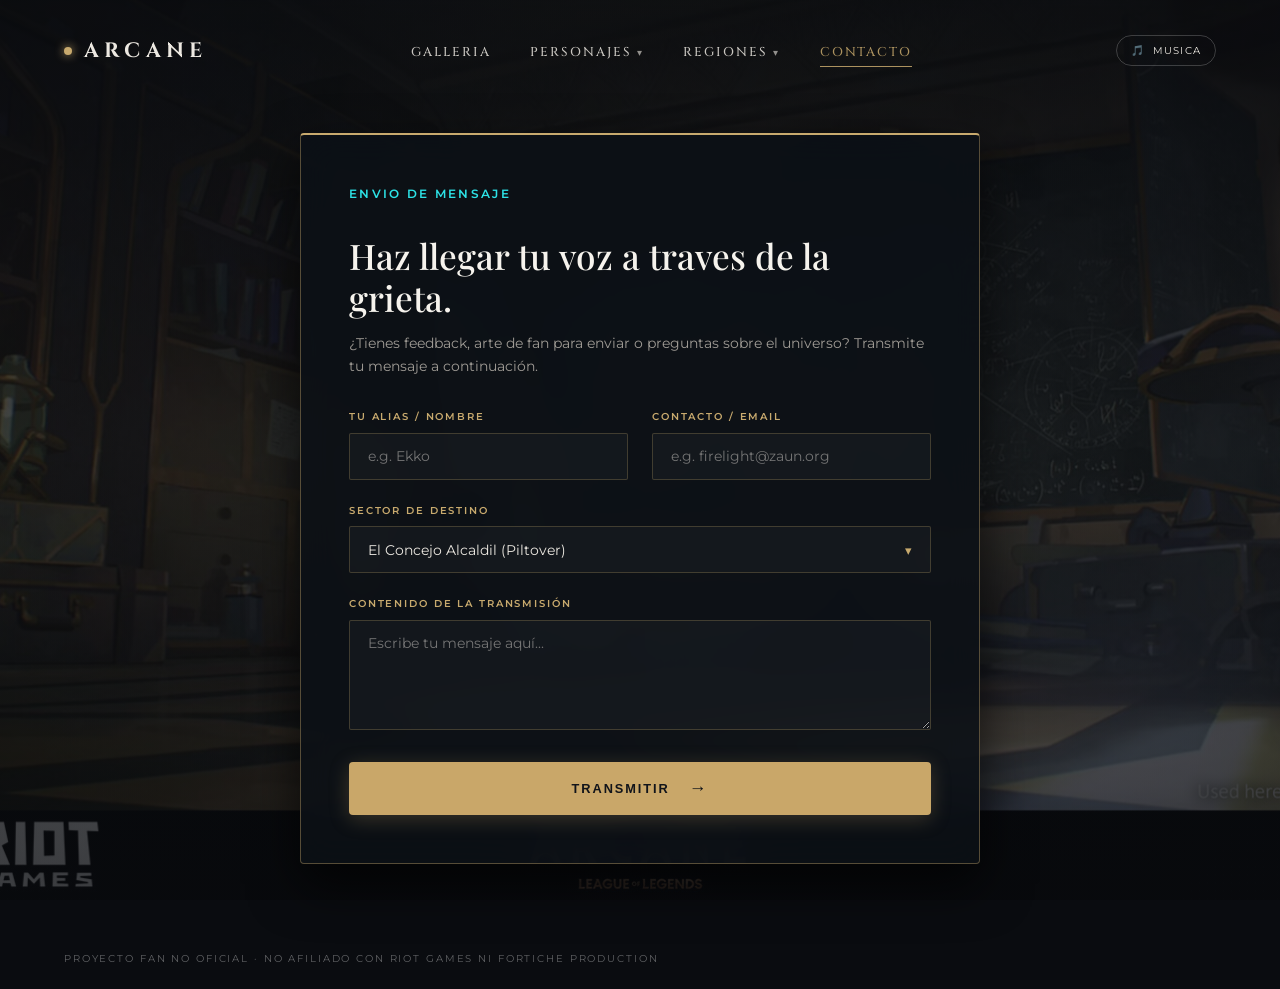
<file: ArcaneProject/contact.html>
<!DOCTYPE html>
<html lang="en">
<head>
    <meta charset="UTF-8">
    <meta name="viewport" content="width=device-width, initial-scale=1.0">
    <title>ARCANE — Transmit Dispatch | Contact</title>
    
    <!-- Google Fonts -->
    <link rel="preconnect" href="https://fonts.googleapis.com">
    <link rel="preconnect" href="https://fonts.gstatic.com" crossorigin>
    <link href="https://fonts.googleapis.com/css2?family=Cinzel:wght@500;700;800&family=Montserrat:wght@300;400;500;600&family=Playfair+Display:ital,wght@0,500;0,700;1,400&display=swap" rel="stylesheet">
    
    <!-- Shared Stylesheet -->
    <link rel="stylesheet" href="css\style.css">
</head>
<body class="contact-page">

    <!-- 1. FLOATING HEADER & NAVIGATION (Identical structure) -->
    <header class="site-header">
        <div class="logo">
            <span class="gold-orb"></span>
            <!-- Home link so clicking the logo returns to index -->
            <a href="index.html" class="logo-link"><h1>ARCANE</h1></a>
        </div>

        <nav class="main-nav" aria-label="Main Navigation">
            <ul>
                <li><a href="gallery.html">GALLERIA</a></li>

                <li class="has-dropdown">
                    <a href="character_index.html">PERSONAJES <span class="arrow">▾</span></a>
                    <ul class="dropdown">
                        <li><a href="character_index.html#jinx">Jinx</a></li>
                        <li><a href="character_index.html#vi">Vi</a></li>
                        <li><a href="character_index.html#caitlyn">Caitlyn</a></li>
                    </ul>
                </li>

                <li class="has-dropdown">
                    <a href="regions_index.html">REGIONES <span class="arrow">▾</span></a>
                    <ul class="dropdown">
                        <li><a href="regions_index.html#piltover">Piltover</a></li>
                        <li><a href="regions_index.html#zaun">Zaun</a></li>
                        <li><a href="regions_index.html#noxus">Noxus</a></li>
                    </ul>
                </li>

                <!-- Current active page -->
                <li><a href="contact.html" class="active-nav">CONTACTO</a></li>
            </ul>
        </nav>

        <!-- Contextual Audio Toggle for Contact Page -->
        <div class="header-actions">
            <button id="music-btn" class="music-toggle-btn" type="button" aria-label="Toggle Audio">
                <span class="music-icon">🎵</span>
                <span class="music-text">MUSICA</span>
            </button>
        </div>
    </header>

    <!-- 2. MAIN CONTACT SECTION -->
    <main class="contact-container">
        <section class="form-card">
            <span class="eyebrow-tag">ENVIO DE MENSAJE</span>
            <h2 class="form-title">Haz llegar tu voz a traves de la grieta.</h2>
            <p class="form-subtitle">¿Tienes feedback, arte de fan para enviar o preguntas sobre el universo? Transmite tu mensaje a continuación.</p>

            <!-- Web3Forms Endpoint Form -->
            <form id="contact-form" action="https://api.web3forms.com/submit" method="POST" novalidate>
                
                <!-- === WEB3FORMS ACCESS KEY PLACEHOLDER === -->
                <!-- Replace 'YOUR_ACCESS_KEY_HERE' with your key from web3forms.com -->
                <input type="hidden" name="access_key" value="6d14ca26-8b56-44ad-8e54-2b90e660a1f3">

                <!-- Optional: Subject line in your received email -->
                <input type="hidden" name="subject" value="New Arcane Fan Transmission Received!">
                <input type="hidden" name="from_name" value="Arcane Fan Hub">

                <!-- Row 1: Sender Name & Email -->
                <div class="form-row">
                    <div class="form-group">
                        <label for="name">TU ALIAS / NOMBRE</label>
                        <input type="text" id="name" name="name" placeholder="e.g. Ekko" required>
                    </div>

                    <div class="form-group">
                        <label for="email">CONTACTO / EMAIL</label>
                        <input type="email" id="email" name="email" placeholder="e.g. firelight@zaun.org" required>
                    </div>
                </div>

                <!-- Row 2: Faction Destination -->
                <div class="form-group">
                    <label for="faction">SECTOR DE DESTINO</label>
                    <div class="select-wrapper">
                        <select id="faction" name="destination_sector">
                            <option value="Piltover Council">El Concejo Alcaldil (Piltover)</option>
                            <option value="Zaun Undercity">Las Lanes & La Última Caída (Zaun)</option>
                            <option value="Firelight Hideout">El Árbol del Santuario (Firelights)</option>
                            <option value="Noxian Embassy">La Compuesta Medarda (Noxus)</option>
                            <option value="General Feedback">Comentarios Generales de Fans</option>
                        </select>
                    </div>
                </div>

                <!-- Row 3: Transmission / Message -->
                <div class="form-group">
                    <label for="message">CONTENIDO DE LA TRANSMISIÓN</label>
                    <textarea id="message" name="message" rows="5" placeholder="Escribe tu mensaje aquí..." required></textarea>
                </div>

                <!-- Submit Button -->
                <button type="submit" id="submit-btn" class="btn-primary form-submit-btn">
                    <span class="btn-text">TRANSMITIR</span>
                    <span class="btn-arrow">&rarr;</span>
                </button>

                <!-- Dynamic Response Status Box (Handled by JS) -->
                <div id="form-status" class="form-status" hidden></div>
            </form>
        </section>
    </main>

    <!-- 3. FOOTER -->
    <footer class="site-footer">
        <p>PROYECTO FAN NO OFICIAL · NO AFILIADO CON RIOT GAMES NI FORTICHE PRODUCTION</p>
    </footer>

    <!-- 4. PAGE-SPECIFIC AUDIO FILE -->
    <!-- Place a moody, atmospheric track here (e.g., Zaun rain or Kiramman estate) -->
    <audio id="bg-audio" loop preload="none">
        <source src="Music\Curtis Harding - Our Love (Arcane League of Legends) INSTRUMENTAL.mp3" type="audio/mpeg">
    </audio>

    <!-- 5. SCRIPTS (Audio + Async Form Handler) -->
    <script>
        // --- Music Controller ---
        const musicBtn = document.getElementById('music-btn');
        const audio = document.getElementById('bg-audio');
        const musicText = musicBtn.querySelector('.music-text');

        musicBtn.addEventListener('click', () => {
            if (audio.paused) {
                audio.play();
                musicText.textContent = "PAUSE SOUND";
                musicBtn.classList.add('playing');
            } else {
                audio.pause();
                musicText.textContent = "PLAY SOUND";
                musicBtn.classList.remove('playing');
            }
        });

        // --- Asynchronous Form Submission (POST) ---
        const form = document.getElementById('contact-form');
        const statusBox = document.getElementById('form-status');
        const submitBtn = document.getElementById('submit-btn');
        const btnText = submitBtn.querySelector('.btn-text');

        form.addEventListener('submit', async (e) => {
            e.preventDefault(); // Prevent standard page reload

            // Basic front-end validation check
            if (!form.checkValidity()) {
                showStatus('Por favor, procurar que todos los campos estén completados correctamente.', 'error');
                return;
            }

            // UI feedback: Transmitting...
            btnText.textContent = "TRANSMITIENDO...";
            submitBtn.disabled = true;
            statusBox.hidden = true;

            const formData = new FormData(form);

            try {
                const response = await fetch(form.action, {
                    method: 'POST',
                    body: formData,
                    headers: { 'Accept': 'application/json' }
                });

                const result = await response.json();

                if (response.status === 200 && result.success) {
                    showStatus('Transmisión confirmada. Tu mensaje ha llegado a través de la grieta.', 'success');
                    form.reset();
                } else {
                    showStatus(result.message || 'Señal perdida en la ciudad subterránea. Por favor, inténtalo de nuevo más tarde.', 'error');
                }
            } catch (err) {
                showStatus('Connection severed. Failed to reach the dispatch relay.', 'error');
            } finally {
                btnText.textContent = "TRANSMITIR MENSAJE";
                submitBtn.disabled = false;
            }
        });

        function showStatus(message, type) {
            statusBox.textContent = message;
            statusBox.className = `form-status status-${type}`;
            statusBox.hidden = false;
        }
    </script>
</body>
</html>
</file>
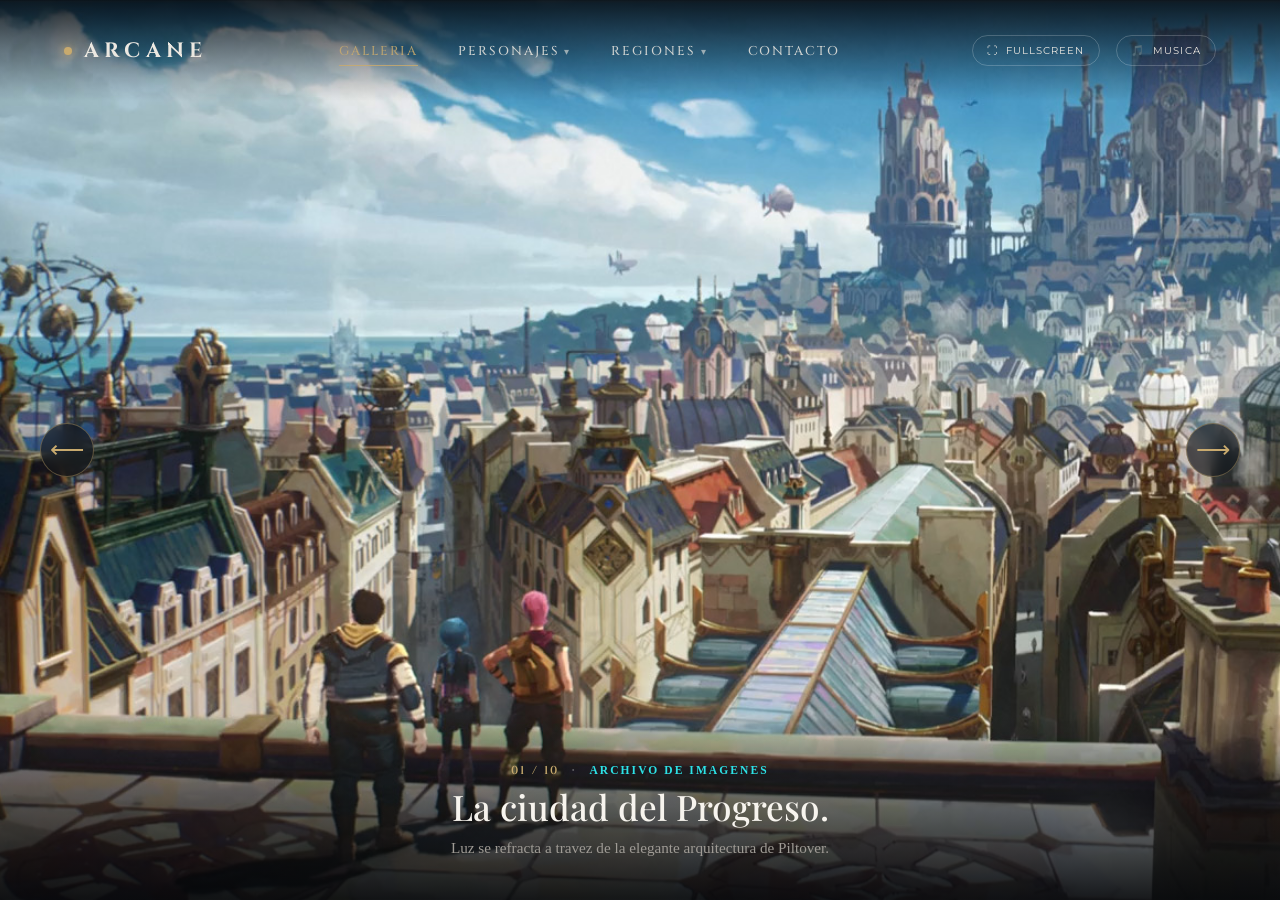
<file: ArcaneProject/gallery.html>
<!DOCTYPE html>
<html lang="en">
<head>
    <meta charset="UTF-8">
    <meta name="viewport" content="width=device-width, initial-scale=1.0">
    <title>ARCANE — Visual Archives | Gallery</title>
    
    <!-- Google Fonts -->
    <link rel="preconnect" href="https://fonts.googleapis.com">
    <link rel="preconnect" href="https://fonts.gstatic.com" crossorigin>
    <link href="https://fonts.googleapis.com/css2?family=Cinzel:wght@500;700;800&family=Montserrat:wght@300;400;500;600&family=Playfair+Display:ital,wght@0,500;0,700;1,400&display=swap" rel="stylesheet">
    
    <!-- Shared Stylesheet -->
    <link rel="stylesheet" href="css/style.css">
</head>
<body class="gallery-page">

    <!-- 1. FULLSCREEN CANVAS BACKDROP (Where the artwork lives) -->
    <div id="gallery-stage" class="gallery-stage">
        <!-- The active artwork is rendered here -->
        <img id="gallery-image" src="" alt="Arcane Cinematic Art" class="active-art">
    </div>

    <!-- 2. HUD: TOP BAR (Fades on inactivity) -->
    <header class="gallery-hud hud-top">
        <div class="logo">
            <span class="gold-orb"></span>
            <a href="index.html" class="logo-link"><h1>ARCANE</h1></a>
        </div>

        <nav class="main-nav" aria-label="Main Navigation">
            <ul>
                <li><a href="gallery.html" class="active-nav">GALLERIA</a></li>

                <li class="has-dropdown">
                    <a href="character_index.html">PERSONAJES <span class="arrow">▾</span></a>
                    <ul class="dropdown">
                        <li><a href="character_index.html#jinx">Jinx</a></li>
                        <li><a href="character_index.html#vi">Vi</a></li>
                        <li><a href="character_index.html#caitlyn">Caitlyn</a></li>
                    </ul>
                </li>

                <li class="has-dropdown">
                    <a href="regions_index.html">REGIONES <span class="arrow">▾</span></a>
                    <ul class="dropdown">
                        <li><a href="regions_index.html#piltover">Piltover</a></li>
                        <li><a href="regions_index.html#zaun">Zaun</a></li>
                        <li><a href="regions_index.html#noxus">Noxus</a></li>
                    </ul>
                </li>

                <li><a href="contact.html">CONTACTO</a></li>
            </ul>
        </nav>

        <div class="gallery-top-actions">
            <!-- Fullscreen API toggle -->
            <button id="fullscreen-btn" class="hud-btn" type="button" title="Toggle Fullscreen (Key: F)">
                <span class="btn-icon">⛶</span>
                <span class="btn-label">FULLSCREEN</span>
            </button>

            <!-- Contextual Gallery Theme Audio -->
            <button id="music-btn" class="music-toggle-btn" type="button" aria-label="Toggle Audio">
                <span class="music-icon">🎵</span>
                <span class="music-text">MUSICA</span>
            </button>
        </div>
    </header>

    <!-- 3. HUD: NAVIGATION ARROWS (Left & Right) -->
    <button id="prev-btn" class="gallery-hud nav-arrow arrow-left" aria-label="Previous artwork">
        <span>&#10229;</span>
    </button>
    <button id="next-btn" class="gallery-hud nav-arrow arrow-right" aria-label="Next artwork">
        <span>&#10230;</span>
    </button>

    <!-- 4. HUD: BOTTOM CAPTION & COUNTER (Fades on inactivity) -->
    <footer class="gallery-hud hud-bottom">
        <div class="caption-container">
            <div class="caption-meta">
                <span id="slide-index" class="slide-index">01 / 10</span>
                <span class="caption-divider">·</span>
                <span class="caption-tag">ARCHIVO DE IMAGENES</span>
            </div>
            <h2 id="slide-title" class="slide-title">Cargando titulo...</h2>
            <p id="slide-desc" class="slide-desc">Cargando descripcion...</p>
        </div>
    </footer>

    <!-- 5. OPTIONAL GALLERY AUDIO -->
    <audio id="bg-audio" loop preload="none">
        <source src="Music\Fantastic (Instrumental) - King Princess.mp3" type="audio/mpeg">
    </audio>

    <!-- 6. GALLERY LOGIC SCRIPT -->
    <script>
        /* ==========================================================================
           GALLERY DATA STORE (10 SLIDES READY FOR YOUR IMAGES & DESCRIPTIONS)
           ========================================================================== */
        const galleryData = [
            {
                image: "Images/Gallery/art-01.jpg",
                title: "La ciudad del Progreso.",
                description: "Luz se refracta a travez de la elegante arquitectura de Piltover."
            },
            {
                image: "Images/Gallery/art-02.jpg",
                title: "Ecos de la Ciudad Subterránea.",
                description: "Niebla neón y vapores químicos cubren los callejones estrechos que rodean La ultima gota en Zaun."
            },
            {
                image: "Images/Gallery/art-03.jpg",
                title: "Dirigibles.",
                description: "Gracias al Hextech, una nueva era de transporte se inicia."
            },
            {
                image: "Images/Gallery/art-04.jpg",
                title: "El terruño de los Kiramman.",
                description: "Caitlynn crecio en la abundacia, nada fuera de su alcance."
            },
            {
                image: "Images/Gallery/art-05.jpg",
                title: "Mural del viento y la grieta.",
                description: "La gente de Zaun venera a Janna desde su fundacion, esta creencia cambio con el tiempo, pero nunca ceso."
            },
            {
                image: "Images/Gallery/art-06.jpg",
                title: "Escondite.",
                description: "Mas de una conversacion crucial ocurrio just en este pequeño rincón."
            },
            {
                image: "Images/Gallery/art-07.jpg",
                title: "Ionia.",
                description: "Poco se sabe de las tierras primogenias, solo que Noxus estuvo allí, y dejo su marca."
            },
            {
                image: "Images/Gallery/art-08.jpg",
                title: "Jardines.",
                description: "Piltover tiene mucho mas verde que Zaun, para ellos nisiquiera es un lujo, sino un estilo de vida."
            },
            {
                image: "Images/Gallery/art-09.jpg",
                title: "La colonia.",
                description: "En el punto mas remoto de Zaun, Viktor crearia una pequeña comunidad."
            },
            {
                image: "Images/Gallery/art-10.jpg",
                title: "La ciudad quebrada",
                description: "Jayce recibe una vision de como se veria su fracazo."
            }
        ];

        let currentIndex = 0;
        const totalSlides = galleryData.length;

        // DOM Element Cache
        const imgElement = document.getElementById('gallery-image');
        const titleElement = document.getElementById('slide-title');
        const descElement = document.getElementById('slide-desc');
        const indexElement = document.getElementById('slide-index');
        const prevBtn = document.getElementById('prev-btn');
        const nextBtn = document.getElementById('next-btn');
        const fullscreenBtn = document.getElementById('fullscreen-btn');

        // Function: Render Current Slide
        function loadSlide(index) {
            const data = galleryData[index];
            
            // Subtle fade transition for the image swap
            imgElement.style.opacity = '0';
            
            setTimeout(() => {
                imgElement.src = data.image;
                titleElement.textContent = data.title;
                descElement.textContent = data.description;
                indexElement.textContent = `${String(index + 1).padStart(2, '0')} / ${String(totalSlides).padStart(2, '0')}`;
                imgElement.style.opacity = '1';
            }, 200);
        }

        function nextSlide() {
            currentIndex = (currentIndex + 1) % totalSlides;
            loadSlide(currentIndex);
        }

        function prevSlide() {
            currentIndex = (currentIndex - 1 + totalSlides) % totalSlides;
            loadSlide(currentIndex);
        }

        prevBtn.addEventListener('click', prevSlide);
        nextBtn.addEventListener('click', nextSlide);

        // Keyboard Controls
        window.addEventListener('keydown', (e) => {
            if (e.key === 'ArrowRight') nextSlide();
            if (e.key === 'ArrowLeft') prevSlide();
            if (e.key.toLowerCase() === 'f') toggleFullscreen();
        });

        // Fullscreen Toggle
        function toggleFullscreen() {
            if (!document.fullscreenElement) {
                document.documentElement.requestFullscreen().catch(() => {});
            } else {
                if (document.exitFullscreen) {
                    document.exitFullscreen();
                }
            }
        }
        fullscreenBtn.addEventListener('click', toggleFullscreen);

        // ==========================================================================
        // AUTO-HIDE HUD LOGIC (Fades elements after 3.5s of inactivity)
        // ==========================================================================
        let hudTimeout;
        const hudElements = document.querySelectorAll('.gallery-hud');

        function showHUD() {
            document.body.classList.remove('hud-hidden');
            clearTimeout(hudTimeout);

            // Hide HUD after 3.5 seconds of repose
            hudTimeout = setTimeout(() => {
                document.body.classList.add('hud-hidden');
            }, 3500);
        }

        // Listen for activity triggers (mouse, touch, key)
        ['mousemove', 'mousedown', 'touchstart', 'keydown'].forEach(evt => {
            window.addEventListener(evt, showHUD, { passive: true });
        });

        // ==========================================================================
        // AUDIO CONTROLLER
        // ==========================================================================
        const musicBtn = document.getElementById('music-btn');
        const audio = document.getElementById('bg-audio');
        const musicText = musicBtn.querySelector('.music-text');

        musicBtn.addEventListener('click', () => {
            if (audio.paused) {
                audio.play();
                musicText.textContent = "PAUSE SOUND";
                musicBtn.classList.add('playing');
            } else {
                audio.pause();
                musicText.textContent = "PLAY SOUND";
                musicBtn.classList.remove('playing');
            }
        });

        // Initialize First Slide & HUD Timer on Load
        loadSlide(currentIndex);
        showHUD();
    </script>
</body>
</html>
</file>
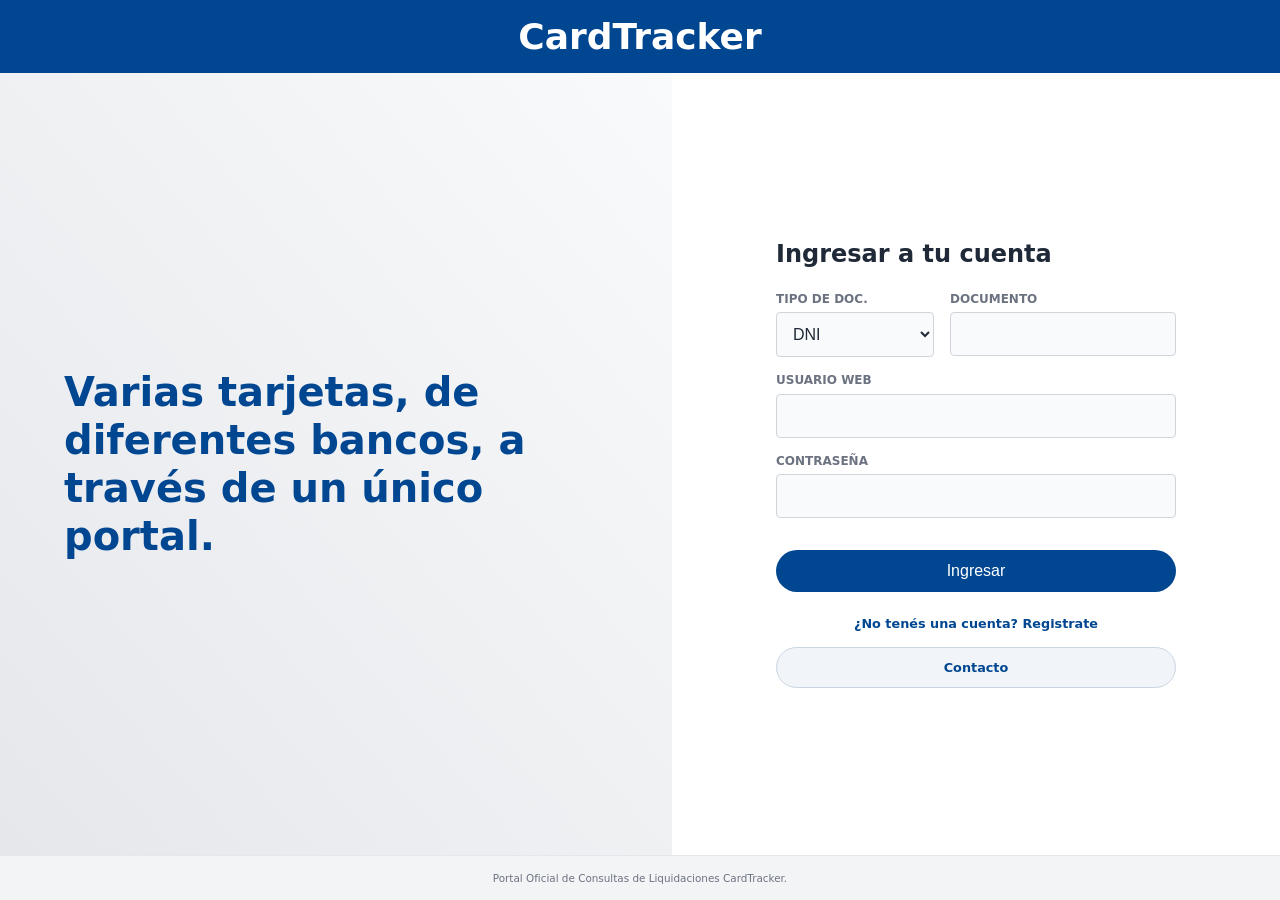
<file: Banco_Project/Ingreso.html>
<!DOCTYPE html>
<html lang="es">
<head>
    <meta charset="UTF-8">
    <meta name="viewport" content="width=device-width, initial-scale=1.0">
    <title>CardTracker - Ingreso</title>
    <!-- Enlazamos nuestro propio archivo CSS -->
    <link rel="stylesheet" href="Banco.css">
</head>
<body>

    <header class="header">
        <h1>CardTracker</h1>
    </header>

    <main class="main-container">
        <!-- Columna Izquierda (Mensaje) -->
        <section class="hero-section">
            <div class="hero-content">
                <h2 class="hero-title">Varias tarjetas, de diferentes bancos, a través de un único portal.</h2>
            </div>
        </section>
        
        <!-- Columna Derecha (Formulario) -->
        <section class="form-section">
            <div class="form-container">
                <h2 class="form-title">Ingresar a tu cuenta</h2>
                
                <form action="ingreso.php" method="POST">
                    <div class="form-row">
                        <div class="input-group">
                            <label for="tipo_doc">Tipo de doc.</label>
                            <select name="tipo_doc" id="tipo_doc">
                                <option value="DNI">DNI</option>
                                <option value="PASAPORTE">Pasaporte</option>
                            </select>
                        </div>
                        <div class="input-group">
                            <label for="documento">Documento</label>
                            <input type="text" name="documento" id="documento" required>
                        </div>
                    </div>

                    <div class="input-group">
                        <label for="usuario">Usuario Web</label>
                        <input type="text" name="usuario" id="usuario" required>
                    </div>

                    <div class="input-group">
                        <label for="password">Contraseña</label>
                        <input type="password" name="password" id="password" required>
                    </div>

                    <button type="submit" name="ingresar" class="btn-submit">
                        Ingresar
                    </button>
                </form>

                <div class="form-footer">
                    <p><a href="registro.html">¿No tenés una cuenta? Registrate</a></p>
                    <a href="contacto.php" class="btn-secondary" style="display:block; box-sizing:border-box; width:100%; text-align:center; text-decoration:none; margin-top:1rem;">Contacto</a>
                </div>
            </div>
        </section>
    </main>

    <footer class="footer">
        Portal Oficial de Consultas de Liquidaciones CardTracker.
    </footer>

</body>
</html>
</file>
<file: ArcaneProject/css/style.css>
/* ==========================================================================
   RESET & GLOBAL VARIABLES
   ========================================================================== */
* {
    margin: 0;
    padding: 0;
    box-sizing: border-box;
}

:root {
    --color-bg-dark: #0a0c10;
    --color-gold: #c8aa6e;
    --color-gold-hover: #e5c385;
    --color-gold-dim: rgba(200, 170, 110, 0.4);
    --color-teal-accent: #2de2e6;
    --color-text-light: #ece8e1;
    --color-text-muted: #9f9b95;
    --font-heading: 'Playfair Display', serif;
    --font-cinzel: 'Cinzel', serif;
    --font-body: 'Montserrat', sans-serif;
}

/* ==========================================================================
    PAGE CONTAINER & PARALLAX BACKGROUND
========================================================================== */

    body.home-page {
        font-family: var(--font-body);
        background-color: var(--color-bg-dark);
        color: var(--color-text-light);
        min-height: 100vh;
        overflow-x: hidden;
        position: relative;
        display: flex;
        flex-direction: column;
    }

    /* Dedicated Parallax Layer */
    .bg-layer {
        position: fixed;
        inset: -30px; /* Bleed outside viewport to allow moving without edges */
        z-index: 0;
        pointer-events: none;
        
        /* Background Image: Lightened gradients for a brighter backdrop */
        background-image: 
            radial-gradient(circle at center, rgba(10, 12, 16, 0.05) 0%, rgba(10, 12, 16, 0.5) 85%),
            linear-gradient(to bottom, rgba(10, 12, 16, 0.45) 0%, rgba(10, 12, 16, 0.05) 45%, rgba(10, 12, 16, 0.6) 100%),
            url('../Images/56wyq6ilm71e1.jpeg');

        background-size: cover;
        background-position: center top;
        background-repeat: no-repeat;
        transform: scale(1.06); /* Initial slight zoom for translation buffer */
        transition: transform 0.15s cubic-bezier(0.25, 1, 0.5, 1); /* Smooth fluid tracking */
        will-change: transform;
    }

    /* Ensure content stays comfortably above the background */
    .site-header,
    .hero,
    
    /* ==========================================================================
   GLOBAL STICKY FOOTER
   ========================================================================== */
    .site-footer {
        position: relative;
        z-index: 2;
        padding: 1.5rem 4rem;
        margin-top: auto;          /* <--- THE MAGIC LINE */
        width: 100%;
    }

    .site-footer p {
        font-size: 0.65rem;
        letter-spacing: 0.18em;
        color: rgba(255, 255, 255, 0.35);
        font-weight: 400;
    }

/* ==========================================================================
   NAVIGATION BAR (FLOATING HEADER)
   ========================================================================== */
    .site-header {
        display: flex;
        justify-content: space-between;
        align-items: center;
        padding: 2.2rem 4rem;
        position: relative;
        z-index: 100;
    }

    /* Logo */
    .logo {
        display: flex;
        align-items: center;
        gap: 0.75rem;
    }

    .gold-orb {
        width: 8px;
        height: 8px;
        background: var(--color-gold);
        border-radius: 50%;
        box-shadow: 0 0 10px var(--color-gold);
    }

    .logo h1 {
        font-family: var(--font-cinzel);
        font-size: 1.3rem;
        letter-spacing: 0.25em;
        color: var(--color-text-light);
        font-weight: 700;
    }

    /* Nav Menu Links */
    .main-nav ul {
        display: flex;
        list-style: none;
        gap: 2.5rem;
        align-items: center;
    }

    .main-nav a {
        text-decoration: none;
        color: var(--color-text-light);
        font-size: 0.8rem;
        font-weight: 500;
        font-family: var(--font-cinzel);
        letter-spacing: 0.15em;
        transition: color 0.3s ease;
        opacity: 0.85;
    }

    .main-nav a:hover {
        color: var(--color-gold);
        opacity: 1;
    }

    .arrow {
        font-size: 0.65rem;
        opacity: 0.7;
    }

    /* Dropdown Sub-menus */
    .has-dropdown {
        position: relative;
    }

    .dropdown {
        position: absolute;
        top: 100%;
        left: 0;
        background: rgba(15, 18, 24, 0.95);
        border: 1px solid var(--color-gold-dim);
        backdrop-filter: blur(10px);
        display: flex;
        flex-direction: column;
        gap: 0 !important;
        padding: 0.5rem 0;
        min-width: 140px;
        box-shadow: 0 10px 25px rgba(0,0,0,0.6);
        opacity: 0;
        pointer-events: none;
        transform: translateY(10px);
        transition: all 0.25s ease;
    }

    .dropdown li a {
        display: block;
        padding: 0.6rem 1.2rem;
        font-size: 0.75rem;
        letter-spacing: 0.1em;
    }

    .dropdown li a:hover {
        background: rgba(200, 170, 110, 0.1);
        color: var(--color-gold);
    }

    /* Show dropdown on hover */
    .has-dropdown:hover .dropdown {
        opacity: 1;
        pointer-events: auto;
        transform: translateY(0);
    }

    /* Header Actions / Badges */
    .header-actions {
        display: flex;
        align-items: center;
        gap: 1.2rem;
    }

    .fan-badge {
        padding: 0.5rem 1rem;
        border-radius: 999px;
        font-size: 0.65rem;
        letter-spacing: 0.15em;
        color: var(--color-gold);
        font-weight: 600;
    }

    .music-toggle-btn {
        background: transparent;
        border: 1px solid rgba(255, 255, 255, 0.2);
        color: var(--color-text-light);
        padding: 0.5rem 0.9rem;
        border-radius: 999px;
        font-size: 0.65rem;
        letter-spacing: 0.1em;
        cursor: pointer;
        display: flex;
        align-items: center;
        gap: 0.5rem;
        transition: all 0.3s ease;
        font-family: var(--font-body);
        transition: opacity 0.3s ease, transform 0.3s ease, border-color 0.3s ease, color 0.3s ease;
    }

    .music-toggle-btn.is-hidden {
    opacity: 0;
    pointer-events: none;       /* Prevents clicks while invisible */
    transform: translateY(-4px); /* Subtle slide out */
    }

    .music-toggle-btn:hover {
        border-color: var(--color-gold);
        color: var(--color-gold);
    }

    .music-toggle-btn.playing {
        border-color: var(--color-teal-accent);
        color: var(--color-teal-accent);
        box-shadow: 0 0 12px rgba(45, 226, 230, 0.3);
    }

/* ==========================================================================
   HERO / MAIN CONTENT
   ========================================================================== */

    .hero {
        flex: 1;
        display: flex;
        flex-direction: row;           /* Side-by-side columns on desktop */
        align-items: center;           /* Vertically centers both columns */
        justify-content: flex-start;
        gap: 4rem;                     /* Clean space between text and the box */
        padding: 0 5rem 4rem 5rem;
        position: relative;
        max-width: 1650px;
        width: 100%;
    }

    .hero-content {
        flex: 0 0 540px;               /* Fixed comfortable column width for headline */
        max-width: 540px;
        animation: heroFadeIn 2.5s cubic-bezier(0.16, 1, 0.3, 1) both;
    }


    @keyframes heroFadeIn {
        0% {
            opacity: 0;
            transform: translateY(24px);
        }
        100% {
            opacity: 1;
            transform: translateY(0);
        }
    }

    .eyebrow-tag {
        display: inline-block;
        color: var(--color-teal-accent);
        font-size: 0.72rem;
        font-weight: 600;
        letter-spacing: 0.2em;
        margin-bottom: 1.5rem;
        text-transform: uppercase;
    }

    .hero-title {
        font-family: var(--font-heading);
        font-size: 4.8rem;
        line-height: 1.05;
        font-weight: 500;
        margin-bottom: 1.8rem;
        color: #f6f3ed;
    }

    .hero-title span {
        font-style: italic;
        font-weight: 400;
    }

    .hero-description {
        font-size: 1.05rem;
        line-height: 1.7;
        color: var(--color-text-muted);
        font-weight: 300;
        margin-bottom: 2.5rem;
        max-width: 480px;
    }

    /* Primary Button (Hextech Gold) */
    .btn-primary {
        display: inline-flex;
        align-items: center;
        gap: 1.2rem;
        background-color: #c9a769;
        color: #11141a;
        text-decoration: none;
        font-weight: 600;
        font-size: 0.8rem;
        letter-spacing: 0.15em;
        padding: 1.1rem 2rem;
        border-radius: 4px;
        transition: all 0.3s ease;
        box-shadow: 0 4px 20px rgba(201, 167, 105, 0.25);
    }

    .btn-primary:hover {
        background-color: #dfbe80;
        transform: translateY(-2px);
        box-shadow: 0 6px 25px rgba(201, 167, 105, 0.4);
    }

    .btn-arrow {
        font-size: 1.1rem;
        line-height: 1;
    }

    .synopsis-box {
        margin-top: 0;
        flex: 0 1 520px;               /* Sits comfortably in the middle-right opening */
        max-width: 520px;
        max-height: 80vh;              /* Prevents overflowing small laptop screens */
        overflow-y: auto;              /* Adds smooth scroll if needed on short viewports */
        background: rgba(12, 16, 22, 0.94);
        border: 1px solid var(--color-gold-dim);
        border-left: 3px solid var(--color-gold);
        backdrop-filter: blur(14px);
        padding: 1.8rem 2rem;
        border-radius: 4px;
        position: relative;
        box-shadow: 0 20px 50px rgba(0, 0, 0, 0.85);
        animation: rightSlideIn 0.4s cubic-bezier(0.16, 1, 0.3, 1) forwards;
    }

    @keyframes rightSlideIn {
        from { 
            opacity: 0; 
            transform: translateX(30px); 
        }
        to { 
            opacity: 1; 
            transform: translateX(0); 
        }
    }

    .synopsis-box::-webkit-scrollbar {
        width: 5px;
    }
    .synopsis-box::-webkit-scrollbar-track {
        background: rgba(0, 0, 0, 0.2);
    }
    .synopsis-box::-webkit-scrollbar-thumb {
        background: var(--color-gold-dim);
        border-radius: 3px;
    }

    @keyframes fadeIn {
        from { opacity: 0; transform: translateY(8px); }
        to { opacity: 1; transform: translateY(0); }
    }

    .synopsis-box .box-tag {
        display: inline-block;
        color: var(--color-teal-accent);
        font-size: 0.65rem;
        letter-spacing: 0.2em;
        font-weight: 600;
        margin-bottom: 0.6rem;
    }

    .synopsis-box h3 {
        font-family: var(--font-cinzel);
        font-size: 1.2rem;
        color: var(--color-text-light);
        margin-bottom: 0.8rem;
        letter-spacing: 0.05em;
    }

    .synopsis-box p {
        font-size: 0.9rem;
        line-height: 1.6;
        color: var(--color-text-muted);
        margin-bottom: 0.8rem;
    }

    .close-btn {
        position: absolute;
        top: 1rem;
        right: 1.2rem;
        background: transparent;
        border: none;
        color: var(--color-text-muted);
        font-size: 1.5rem;
        cursor: pointer;
        line-height: 1;
        transition: color 0.2s ease;
    }

    .close-btn:hover {
        color: var(--color-gold);
    }

    .video-container {
        position: relative;
        width: 100%;
        padding-bottom: 56.25%; /* 16:9 aspect ratio */
        height: 0;
        margin: 1.2rem 0;
        border-radius: 4px;
        overflow: hidden;
        border: 1px solid rgba(200, 170, 110, 0.25);
        background: #000;
    }

    .video-container iframe {
        position: absolute;
        top: 0;
        left: 0;
        width: 100%;
        height: 100%;
        border: 0;
    }

    .stream-info {
        display: flex;
        align-items: center;
        gap: 0.8rem;
        margin-top: 1.2rem;
        padding-top: 1rem;
        border-top: 1px solid rgba(255, 255, 255, 0.08);
        font-size: 0.8rem;
        color: var(--color-text-muted);
    }

    .stream-link {
        color: var(--color-gold);
        text-decoration: none;
        transition: color 0.2s ease;
    }

    .stream-link:hover {
        color: var(--color-gold-hover);
        text-decoration: underline;
    }

    .site-footer {
        padding: 1.5rem 4rem;
        margin-top: auto;
    }

    .site-footer p {
        font-size: 0.65rem;
        letter-spacing: 0.18em;
        color: rgba(255, 255, 255, 0.35);
        font-weight: 400;
    }

    @media (max-width: 900px) {
        .site-footer {
            padding: 1.5rem 2rem;
        }
    }

/* ==========================================================================
   RESPONSIVENESS (PHONES & TABLETS)
   ========================================================================== */
    @media (max-width: 900px) {
        .site-header {
            padding: 1.5rem 2rem;
            flex-wrap: wrap;
            gap: 1rem;
        }

        .main-nav {
            order: 3;
            width: 100%;
            margin-top: 1rem;
            flex-wrap: wrap;
        }

        .main-nav ul {
            justify-content: space-between;
            gap: 1rem;
        }

        .hero {
            flex-direction: column;    /* Falls back to stacked layout on mobile */
            align-items: flex-start;
            padding: 2rem 2rem 5rem 2rem;
            gap: 2rem;
        }

        .hero-content {
            flex: 1 1 auto;
            max-width: 100%;
        }

        .hero-title {
            font-size: 3.2rem;
        }

        .synopsis-box {
            flex: 1 1 auto;
            max-width: 100%;
        }
    }

/* ==========================================================================
   CONTACT PAGE SPECIFIC STYLES
   ========================================================================== */
    .logo-link {
        text-decoration: none;
        color: inherit;
    }

    .active-nav {
        color: var(--color-gold) !important;
        position: relative;
    }

    .active-nav::after {
        content: '';
        position: absolute;
        bottom: -6px;
        left: 0;
        width: 100%;
        height: 1px;
        background-color: var(--color-gold);
    }

    /* Page Background Setup */
    body.contact-page {
        font-family: var(--font-body);
        background-color: var(--color-bg-dark);
        color: var(--color-text-light);
        min-height: 100vh;
        display: flex;
        flex-direction: column;

        /* === CONTACT BACKGROUND IMAGE HERE === 
        Replace 'assets/images/contact-bg.jpg' with your custom backdrop (e.g., a laboratory or workshop) */
        background-image: 
            radial-gradient(circle at center, rgba(10, 12, 16, 0.4) 0%, rgba(10, 12, 16, 0.5) 90%),
            linear-gradient(to bottom, rgba(10, 12, 16, 0.8) 0%, rgba(10, 12, 16, 0.4) 50%, rgba(10, 12, 16, 0.6) 100%),
            url('../Images/florian-pasquier-05.jpg');

        background-size: cover;
        background-position: center;
        background-repeat: no-repeat;
        background-attachment: fixed;
    }

    /* Center Layout */
    .contact-container {
        flex: 1;
        display: flex;
        justify-content: center;
        align-items: center;
        padding: 2rem 2rem 4rem 2rem;
    }

    /* Frosted Glass Form Card */
    .form-card {
        background: rgba(12, 16, 22, 0.88);
        border: 1px solid var(--color-gold-dim);
        border-top: 2px solid var(--color-gold);
        backdrop-filter: blur(16px);
        padding: 3rem;
        border-radius: 4px;
        width: 100%;
        max-width: 680px;
        box-shadow: 0 20px 50px rgba(0, 0, 0, 0.7);
        animation: fadeIn 0.4s ease forwards;
    }

    .form-title {
        font-family: var(--font-heading);
        font-size: 2.2rem;
        color: #f6f3ed;
        font-weight: 500;
        line-height: 1.2;
        margin: 0.6rem 0 0.8rem 0;
    }

    .form-subtitle {
        font-size: 0.9rem;
        color: var(--color-text-muted);
        margin-bottom: 2rem;
        line-height: 1.6;
    }

    /* Form Inputs Layout */
    .form-row {
        display: flex;
        gap: 1.5rem;
    }

    .form-row .form-group {
        flex: 1;
    }

    .form-group {
        margin-bottom: 1.5rem;
        display: flex;
        flex-direction: column;
    }

    .form-group label {
        font-size: 0.65rem;
        letter-spacing: 0.18em;
        font-weight: 600;
        color: var(--color-gold);
        margin-bottom: 0.6rem;
    }

    .form-group input,
    .form-group textarea,
    .form-group select {
        background: rgba(255, 255, 255, 0.03);
        border: 1px solid rgba(200, 170, 110, 0.25);
        border-radius: 2px;
        padding: 0.9rem 1.1rem;
        color: var(--color-text-light);
        font-family: var(--font-body);
        font-size: 0.85rem;
        transition: all 0.3s ease;
        outline: none;
    }

    .form-group input:focus,
    .form-group textarea:focus,
    .form-group select:focus {
        border-color: var(--color-teal-accent);
        background: rgba(255, 255, 255, 0.06);
        box-shadow: 0 0 10px rgba(45, 226, 230, 0.2);
    }

    .form-group textarea {
        resize: vertical;
        min-height: 110px;
    }

    /* Custom Styled Select Element */
    .select-wrapper {
        position: relative;
    }

    .select-wrapper select {
        width: 100%;
        cursor: pointer;
        appearance: none;
        -webkit-appearance: none;
    }

    .select-wrapper select option {
        background-color: #0f131a;
        color: var(--color-text-light);
    }

    .select-wrapper::after {
        content: '▾';
        position: absolute;
        right: 1.2rem;
        top: 50%;
        transform: translateY(-50%);
        color: var(--color-gold);
        pointer-events: none;
        font-size: 0.8rem;
    }

    /* Submit Button & Responsive Adjustments */
    .form-submit-btn {
        width: 100%;
        justify-content: center;
        border: none;
        cursor: pointer;
        margin-top: 0.5rem;
    }

    .form-submit-btn:disabled {
        opacity: 0.6;
        cursor: not-allowed;
        transform: none !important;
    }

    /* Feedback Box (Success / Error) */
    .form-status {
        margin-top: 1.5rem;
        padding: 1rem;
        border-radius: 2px;
        font-size: 0.8rem;
        letter-spacing: 0.05em;
        line-height: 1.5;
        text-align: center;
        animation: fadeIn 0.3s ease;
    }

    .status-success {
        background: rgba(45, 226, 230, 0.1);
        border: 1px solid var(--color-teal-accent);
        color: var(--color-teal-accent);
    }

    .status-error {
        background: rgba(230, 57, 70, 0.1);
        border: 1px solid #e63946;
        color: #ff6b6b;
    }

    /* Responsive breakpoint for stacked inputs */
    @media (max-width: 600px) {
        .form-row {
            flex-direction: column;
            gap: 0;
        }
        .form-card {
            padding: 2rem 1.5rem;
        }
        .form-title {
            font-size: 1.8rem;
        }
    }

/* ==========================================================================
   FULLSCREEN GALLERY STYLES
   ========================================================================== */
    body.gallery-page {
        background-color: #05070a;
        color: var(--color-text-light);
        height: 100vh;
        width: 100vw;
        overflow: hidden;
        position: relative;
        user-select: none;
        cursor: default;
    }

    /* 1. Fullscreen Canvas & Image */
    .gallery-stage {
        position: absolute;
        inset: 0;
        width: 100vw;
        height: 100vh;
        display: flex;
        align-items: center;
        justify-content: center;
        background-color: #000;
        z-index: 1;
    }

    .gallery-stage .active-art {
        width: 100%;
        height: 100%;
        object-fit: cover; /* Fills screen completely; use 'contain' if you prefer letterboxing */
        object-position: center;
        transition: opacity 0.4s ease;
    }

    /* 2. HUD Common Behavior (Smooth Opacity & Pointer Events) */
    .gallery-hud {
        position: absolute;
        z-index: 10;
        transition: opacity 0.6s cubic-bezier(0.16, 1, 0.3, 1), transform 0.6s ease;
        opacity: 1;
        pointer-events: auto;
    }

    /* The Inactive Repose State */
    body.hud-hidden .gallery-hud {
        opacity: 0 !important;
        pointer-events: none !important;
    }

    body.hud-hidden {
        cursor: none; /* Hides cursor completely during stillness */
    }

    /* 3. Top HUD (Header & Nav) */
    .hud-top {
        top: 0;
        left: 0;
        right: 0;
        display: flex;
        justify-content: space-between;
        align-items: center;
        padding: 2.2rem 4rem;
        background: linear-gradient(to bottom, rgba(5, 7, 10, 0.85) 0%, rgba(5, 7, 10, 0) 100%);
    }

    .gallery-top-actions {
        display: flex;
        align-items: center;
        gap: 1rem;
    }

    .hud-btn {
        background: transparent;
        border: 1px solid rgba(255, 255, 255, 0.2);
        color: var(--color-text-light);
        padding: 0.5rem 0.9rem;
        border-radius: 999px;
        font-size: 0.65rem;
        letter-spacing: 0.1em;
        cursor: pointer;
        display: flex;
        align-items: center;
        gap: 0.5rem;
        font-family: var(--font-body);
        transition: all 0.3s ease;
    }

    .hud-btn:hover {
        border-color: var(--color-gold);
        color: var(--color-gold);
    }

    /* 4. Left & Right Navigation Arrows */
    .nav-arrow {
        top: 50%;
        transform: translateY(-50%);
        background: rgba(10, 14, 20, 0.6);
        border: 1px solid var(--color-gold-dim);
        color: var(--color-gold);
        width: 54px;
        height: 54px;
        border-radius: 50%;
        display: flex;
        align-items: center;
        justify-content: center;
        font-size: 1.5rem;
        cursor: pointer;
        backdrop-filter: blur(8px);
        transition: all 0.3s ease;
    }

    .nav-arrow:hover {
        background: rgba(200, 170, 110, 0.2);
        border-color: var(--color-gold);
        transform: translateY(-50%) scale(1.08);
        box-shadow: 0 0 15px rgba(200, 170, 110, 0.3);
    }

    .arrow-left { left: 2.5rem; }
    .arrow-right { right: 2.5rem; }

    /* 5. Bottom HUD (Captions & Counter) */

    .hud-bottom {
        bottom: 0;
        left: 0;
        right: 0;
        padding: 3rem 2rem 2.5rem 2rem;
        background: linear-gradient(to top, rgba(5, 7, 10, 0.92) 0%, rgba(5, 7, 10, 0.45) 70%, transparent 100%);
        
        /* Flexbox centers the whole caption box horizontally */
        display: flex;
        justify-content: center;
        align-items: center;
    }

    .caption-container {
        max-width: 800px;
        width: 100%;
        text-align: center; /* Centers the title and description text */
    }

    .caption-meta {
        display: flex;
        align-items: center;
        justify-content: center; /* Centers the '01 / 10 · ARCHIVAL STILL' tags */
        gap: 0.8rem;
        margin-bottom: 0.6rem;
        font-size: 0.72rem;
        letter-spacing: 0.18em;
        font-weight: 600;
    }

    .slide-index {
        color: var(--color-gold);
        font-family: var(--font-cinzel);
    }

    .caption-divider {
        color: rgba(255, 255, 255, 0.3);
    }

    .caption-tag {
        color: var(--color-teal-accent);
    }

    .slide-title {
        font-family: var(--font-heading);
        font-size: 2.2rem;
        font-weight: 500;
        color: #f7f4ee;
        margin-bottom: 0.5rem;
        line-height: 1.15;
    }

    .slide-desc {
        font-size: 0.95rem;
        line-height: 1.6;
        color: var(--color-text-muted);
        font-weight: 300;
    }

    /* 6. Responsive Adjustments for Mobile & Tablets */
    @media (max-width: 900px) {

        .hud-top {
            padding: 1.5rem;
            flex-wrap: wrap;
            row-gap: 1rem;
        }

        .hud-top .main-nav {
            order: 3;
            flex: 1 0 100%;
            width: 100%;
            margin-top: 0;
        }

        .hud-top .main-nav ul {
            justify-content: center;
            flex-wrap: wrap;
            row-gap: 0.75rem;
        }
        
        .hud-bottom {
            padding: 2rem 1.5rem;
        }

        .slide-title {
            font-size: 1.5rem;
        }

        .slide-desc {
            font-size: 0.85rem;
        }

        .nav-arrow {
            width: 44px;
            height: 44px;
            font-size: 1.2rem;
        }

        .arrow-left { left: 1rem; }
        .arrow-right { right: 1rem; }
    }

/* ==========================================================================
   CHARACTERS PAGE STYLES
   ========================================================================== */
    body.characters-page {

        background-image: 
            /* Vignette gradients: darkened edges ensure crisp text reading */
            radial-gradient(circle at center, rgba(10, 12, 16, 0.2) 0%, rgba(10, 12, 16, 0.5) 90%),
            linear-gradient(to bottom, rgba(10, 12, 16, 0.7) 0%, rgba(10, 12, 16, 0.2) 40%, rgba(10, 12, 16, 0.6) 100%),
            url('../Images/florian-pasquier-01.jpg');

        background-size: cover;
        background-position: center top;
        background-repeat: no-repeat;
        background-attachment: fixed;
        display: flex;
        flex-direction: column;
        min-height: 100vh;
    }


    .characters-main {
        flex: 1;
        display: flex;
        flex-direction: column;
        justify-content: center;
        padding: 1.5rem 4rem 4rem 4rem;
        max-width: 1400px;
        margin: 0 auto;
        width: 100%;
    }

    /* 1. ROSTER (3-PANEL) VIEW */
    .roster-header {
        text-align: center;
        margin-bottom: 3rem;
    }

    .roster-title {
        font-family: var(--font-heading);
        font-size: 2.8rem;
        color: #f7f4ee;
        font-weight: 500;
        margin-top: 0.5rem;
    }

    .cards-grid {
        display: grid;
        grid-template-columns: repeat(3, 1fr);
        gap: 2rem;
    }

    /* Individual Character Panel Cards */
    .character-card {
        position: relative;
        height: 480px;
        border-radius: 4px;
        overflow: hidden;
        text-decoration: none;
        border: 1px solid rgba(200, 170, 110, 0.2);
        display: flex;
        flex-direction: column;
        justify-content: flex-end;
        padding: 2.5rem 2rem;
        transition: all 0.4s cubic-bezier(0.16, 1, 0.3, 1);
        background: #0d1117;
    }

    .card-img-wrap {
        position: absolute;
        inset: 0;
        z-index: 1;
    }

    .card-thumb {
        width: 100%;
        height: 100%;
        object-fit: cover;
        object-position: center top;
        transition: transform 0.6s ease;
    }

    .card-bg-overlay {
        position: absolute;
        inset: 0;
        z-index: 2;
        background: linear-gradient(to top, rgba(10, 12, 16, 0.95) 0%, rgba(10, 12, 16, 0.3) 60%, transparent 100%);
        transition: background 0.4s ease;
    }

    .card-info {
        position: relative;
        z-index: 3;
        transform: translateY(10px);
        transition: transform 0.4s ease;
    }

    .card-role {
        font-size: 0.68rem;
        letter-spacing: 0.2em;
        font-weight: 600;
        display: block;
        margin-bottom: 0.4rem;
    }

    .card-info h3 {
        font-family: var(--font-cinzel);
        font-size: 2.2rem;
        color: #ffffff;
        letter-spacing: 0.08em;
        margin-bottom: 0.4rem;
    }

    .card-info p {
        font-size: 0.85rem;
        color: var(--color-text-muted);
    }

    /* Card Hover Animations */
    .character-card:hover {
        transform: translateY(-8px);
        border-color: var(--color-gold);
        box-shadow: 0 15px 35px rgba(0, 0, 0, 0.6);
    }

    .character-card:hover .card-thumb {
        transform: scale(1.06);
    }

    .character-card:hover .card-info {
        transform: translateY(0);
    }

    /* Theme accent colors */
    .zaun-accent { color: #ff007f; text-shadow: 0 0 10px rgba(255, 0, 127, 0.4); }
    .hextech-accent { color: #e63946; }
    .piltover-accent { color: var(--color-teal-accent); }

    /* 2. EXPANDED DOSSIER VIEW */
    .dossier-view {
        animation: fadeIn 0.4s ease forwards;
    }

    .dossier-nav-bar {
        display: flex;
        justify-content: space-between;
        align-items: center;
        margin-bottom: 1.5rem;
    }

    .back-btn {
        text-decoration: none;
        color: var(--color-gold);
        font-size: 0.75rem;
        letter-spacing: 0.15em;
        font-weight: 600;
        transition: color 0.2s ease;
    }

    .back-btn:hover {
        color: var(--color-gold-hover);
        text-decoration: underline;
    }

    .dossier-quick-tabs {
        display: flex;
        gap: 1rem;
    }

    .dossier-quick-tabs a {
        text-decoration: none;
        font-size: 0.72rem;
        letter-spacing: 0.15em;
        padding: 0.4rem 1rem;
        border: 1px solid rgba(255, 255, 255, 0.15);
        border-radius: 999px;
        color: var(--color-text-muted);
        transition: all 0.3s ease;
    }

    .dossier-quick-tabs a:hover,
    .dossier-quick-tabs a.active-tab {
        border-color: var(--color-gold);
        color: var(--color-gold);
        background: rgba(200, 170, 110, 0.1);
    }

    /* Dossier Card Layout */
    .dossier-card {
        display: flex;
        background: rgba(13, 17, 23, 0.9);
        border: 1px solid var(--color-gold-dim);
        backdrop-filter: blur(14px);
        border-radius: 4px;
        overflow: hidden;
        min-height: 520px;
        box-shadow: 0 25px 60px rgba(0, 0, 0, 0.8);
    }

    .dossier-media {
        flex: 1;
        max-width: 480px;
        background: #080a0e;
        position: relative;
    }

    .dossier-media img {
        width: 100%;
        height: 100%;
        object-fit: cover;
        object-position: center top;
    }

    .dossier-details {
        flex: 1.3;
        padding: 3.5rem;
        display: flex;
        flex-direction: column;
        justify-content: center;
    }

    .dossier-title {
        font-family: var(--font-heading);
        font-size: 3.5rem;
        color: #fff;
        line-height: 1;
        margin: 0.5rem 0 0.3rem 0;
    }

    .dossier-alias {
        font-size: 1rem;
        color: var(--color-gold);
        font-family: var(--font-cinzel);
        letter-spacing: 0.05em;
    }

    .dossier-divider {
        height: 1px;
        background: rgba(200, 170, 110, 0.2);
        margin: 1.8rem 0;
    }

    .dossier-body p {
        font-size: 1.05rem;
        line-height: 1.7;
        color: var(--color-gold);
        font-family: var(--font-body);
        margin-bottom: 2.5rem;
        font-weight: 300;
    }

    .dossier-traits {
        display: flex;
        gap: 3rem;
        font-size: 1.05rem;
        margin-top: 1.5rem;
        padding-top: 1.5rem;
        border-top: 1px solid rgba(255, 255, 255, 0.06);
    }

    .trait-label {
        display: block;
        font-size: 1.05rem;
        letter-spacing: 0.2rem;
        color: var(--color-text-muted);
        margin-bottom: 0.3rem;
    }

    .trait-val {
        font-size: 0.85rem;
        color: var(--color-text-light);
        font-weight: 500;
    }

    /* 3. Responsive Adjustments */
    @media (max-width: 950px) {
        .cards-grid {
            grid-template-columns: 1fr;
            gap: 1.5rem;
        }

        .character-card {
            height: 320px;
        }

        .dossier-card {
            flex-direction: column;
        }

        .dossier-media {
            max-width: 100%;
            height: 380px;
        }

        .dossier-details {
            padding: 2rem;
        }

        .dossier-title {
            font-size: 2.5rem;
        }
    }

/* ==========================================================================
   REGIONS PAGE STYLES
   ========================================================================== */
body.regions-page {
    background-color: var(--color-bg-dark);
    color: var(--color-text-light);
    min-height: 100vh;
    display: flex;
    flex-direction: column;
    /* Deep cartographic background texture */
    background-image: 
        /* Vignette gradients: darkened edges ensure crisp text reading */
        radial-gradient(circle at center, rgba(10, 12, 16, 0.2) 0%, rgba(10, 12, 16, 0.85) 90%),
        linear-gradient(to bottom, rgba(10, 12, 16, 0.7) 0%, rgba(10, 12, 16, 0.2) 40%, rgba(10, 12, 16, 0.9) 100%),
        url('../Images/16-46.jpg');

    background-size: cover;
    background-position: center top;
    background-repeat: no-repeat;
    background-attachment: fixed;
    display: flex;
    flex-direction: column;
}

.regions-main {
    flex: 1;
    display: flex;
    flex-direction: column;
    justify-content: center;
    padding: 1.5rem 4rem 4rem 4rem;
    max-width: 1400px;
    margin: 0 auto;
    width: 100%;
}

/* Noxus Crimson Accent */
.noxus-accent { 
    color: #e63946; 
    text-shadow: 0 0 10px rgba(230, 57, 70, 0.4); 
}
</file>
<file: Banco_Project/Banco.css>
/* =========================================
   VARIABLES GLOBALES (Paleta de colores)
   ========================================= */
:root {
    --primary-color: #004691;
    --primary-hover: #003366;
    --bg-light: #f3f4f6;
    --bg-white: #ffffff;
    --text-dark: #1f2937;
    --text-gray: #6b7280;
    --border-color: #d1d5db;
    --input-bg: #f9fafb;
}

/* =========================================
   RESETEO BÁSICO
   ========================================= */
* {
    margin: 0;
    padding: 0;
    box-sizing: border-box;
}

body {
    font-family: system-ui, -apple-system, sans-serif;
    display: flex;
    flex-direction: column;
    min-height: 100vh; /* Ocupa al menos el 100% del alto de la pantalla */
    background-color: var(--bg-light);
}

/* =========================================
   HEADER Y FOOTER
   ========================================= */
.header {
    background-color: var(--primary-color);
    color: var(--bg-white);
    text-align: center;
    padding: 1rem;
    box-shadow: 0 2px 4px rgba(0,0,0,0.1);
}

.header h1 {
    font-size: 2.25rem;
    font-weight: 700;
}

.footer {
    background-color: var(--bg-light);
    color: var(--text-gray);
    text-align: center;
    padding: 1rem;
    font-size: 0.65rem;
    border-top: 1px solid #e5e7eb;
}

/* =========================================
   DISEÑO PRINCIPAL (SPLIT SCREEN)
   ========================================= */
.main-container {
    flex-grow: 1; /* Rellena el espacio entre header y footer */
    display: flex;
    flex-direction: row; /* Coloca las dos secciones lado a lado */
}

/* --- Columna Izquierda (Texto) --- */
.hero-section {
    flex: 1; /* Toma la mitad del espacio */
    display: flex;
    flex-direction: column;
    justify-content: center; /* Centra verticalmente */
    padding: 4rem;
    background: linear-gradient(to top right, #e5e7eb, #f9fafb);
    position: relative;
}

.hero-title {
    color: var(--primary-color);
    font-size: 2.5rem;
    font-weight: 700;
    line-height: 1.2;
}

/* --- Columna Derecha (Formulario) --- */
.form-section {
    flex: 1; /* Toma la otra mitad del espacio */
    background-color: var(--bg-white);
    display: flex;
    justify-content: center; /* Centra horizontalmente */
    align-items: center;     /* Centra verticalmente */
    padding: 2rem;
}

.form-container {
    width: 100%;
    max-width: 400px;
}

.form-title {
    font-size: 1.5rem;
    font-weight: 700;
    color: var(--text-dark);
    margin-bottom: 1.5rem;
}

/* =========================================
   ELEMENTOS DEL FORMULARIO
   ========================================= */
.form-row {
    display: flex;
    gap: 1rem; /* Espacio entre los dos inputs que están en la misma fila */
}

.input-group {
    display: flex;
    flex-direction: column;
    flex: 1;
    margin-bottom: 1rem;
}

.input-group label {
    font-size: 0.75rem;
    font-weight: 600;
    color: var(--text-gray);
    text-transform: uppercase;
    margin-bottom: 0.4rem;
}

.input-group input,
.input-group select {
    padding: 0.75rem;
    border: 1px solid var(--border-color);
    border-radius: 4px;
    background-color: var(--input-bg);
    font-size: 1rem;
    color: var(--text-dark);
    outline: none;
    transition: border-color 0.2s ease;
}

.input-group input:focus,
.input-group select:focus {
    border-color: var(--primary-color);
}

.btn-submit {
    width: 100%;
    background-color: var(--primary-color);
    color: var(--bg-white);
    padding: 0.75rem;
    border: none;
    border-radius: 9999px; /* Botón tipo pastilla */
    font-size: 1rem;
    font-weight: 500;
    margin-top: 1rem;
    cursor: pointer;
    transition: background-color 0.2s ease;
}

.btn-submit:hover {
    background-color: var(--primary-hover);
}

.form-footer {
    margin-top: 1.5rem;
    text-align: center;
    font-size: 0.8rem;
}

.form-footer a {
    color: var(--primary-color);
    font-weight: 600;
    text-decoration: none;
}

.form-footer a:hover {
    text-decoration: underline;
}

/* =========================================
   RESPONSIVE (Pantallas de celular)
   ========================================= */
@media (max-width: 768px) {
    .main-container {
        flex-direction: column; /* Apila las columnas una sobre otra */
    }
    .hero-section {
        padding: 2rem;
        text-align: center;
    }
}

/* =========================================
   PANTALLA DE ERROR (ingreso.php)
   ========================================= */
.error-page {
    display: flex;
    align-items: center;
    justify-content: center;
    min-height: 100vh;
    background-color: var(--bg-light);
}

.error-container {
    background-color: var(--bg-white);
    padding: 2.5rem;
    border-radius: 8px;
    box-shadow: 0 4px 10px rgba(0,0,0,0.1);
    max-width: 400px;
    width: 90%;
    text-align: center;
    border-top: 4px solid #dc2626; /* Línea roja arriba para indicar error */
}

.error-icon {
    width: 3rem;
    height: 3rem;
    color: #dc2626;
    margin: 0 auto 1rem auto;
}

.error-title {
    color: var(--text-dark);
    font-size: 1.5rem;
    margin-bottom: 1rem;
}

.error-message {
    color: var(--text-gray);
    margin-bottom: 2rem;
    line-height: 1.5;
}

.block-link {
    display: block; /* Para que el <a> se comporte como un botón de ancho completo */
    text-decoration: none;
    box-sizing: border-box;
}

/* =========================================
   BARRA DE NAVEGACIÓN (Navbar)
   ========================================= */
.navbar {
    background-color: var(--primary-color);
    color: var(--bg-white);
    display: flex;
    justify-content: space-between;
    align-items: center;
    padding: 1rem 2rem;
    box-shadow: 0 4px 6px rgba(0,0,0,0.1);
}

.navbar-brand h1 {
    font-size: 1.5rem;
    font-weight: 700;
}

.navbar-menu {
    display: flex;
    gap: 1.5rem;
    align-items: center;
}

.navbar-menu a {
    color: #e5e7eb;
    text-decoration: none;
    font-weight: 500;
    font-size: 0.9rem;
    transition: color 0.2s;
}

.navbar-menu a:hover,
.navbar-menu a.active {
    color: var(--bg-white);
    font-weight: 700;
}

.btn-logout {
    background-color: rgba(255, 255, 255, 0.1);
    padding: 0.5rem 1rem;
    border-radius: 4px;
    border: 1px solid rgba(255,255,255,0.3);
}

.btn-logout:hover {
    background-color: #dc2626 !important; /* Rojo al pasar el mouse */
    border-color: #dc2626;
}

/* =========================================
   DASHBOARD (Panel General)
   ========================================= */
.dashboard-container {
    max-width: 1000px;
    margin: 2rem auto;
    padding: 0 1.5rem;
    flex-grow: 1;
}

.section-title {
    color: var(--primary-color);
    font-size: 1.5rem;
    margin-bottom: 1rem;
    border-bottom: 2px solid var(--border-color);
    padding-bottom: 0.5rem;
}

/* --- Perfil --- */
.profile-section {
    margin-bottom: 3rem;
}

.profile-card {
    background-color: var(--bg-white);
    padding: 1.5rem;
    border-radius: 8px;
    box-shadow: 0 2px 4px rgba(0,0,0,0.05);
    border-left: 5px solid var(--primary-color);
}

.profile-info p {
    margin-bottom: 0.5rem;
    color: var(--text-dark);
}

.profile-info strong {
    color: var(--text-gray);
    display: inline-block;
    width: 160px;
}

/* --- Tarjetas (Estilo tipo Tarjeta de Crédito real) --- */
.cards-grid {
    display: grid;
    grid-template-columns: repeat(auto-fill, minmax(300px, 1fr));
    gap: 1.5rem;
}

.credit-card {
    background: linear-gradient(135deg, #1e3a8a 0%, #172554 100%);
    color: white;
    border-radius: 12px;
    padding: 1.5rem;
    box-shadow: 0 10px 15px -3px rgba(0,0,0,0.3);
    position: relative;
    display: flex;
    flex-direction: column;
    justify-content: space-between;
    min-height: 180px;
}

.card-header {
    display: flex;
    justify-content: space-between;
    align-items: center;
}

.bank-name {
    font-weight: 700;
    font-size: 1.1rem;
    letter-spacing: 1px;
}

.chip {
    width: 40px;
    height: 30px;
    background-color: #fcd34d;
    border-radius: 4px;
    background-image: linear-gradient(to bottom right, #fcd34d, #f59e0b);
}

.card-body {
    margin: 1.5rem 0;
}

.card-number {
    font-size: 1.4rem;
    font-family: 'Courier New', Courier, monospace; /* Fuente monospace para los números */
    letter-spacing: 2px;
}

.card-footer {
    display: flex;
    justify-content: space-between;
    align-items: flex-end;
}

.card-label {
    display: block;
    font-size: 0.65rem;
    text-transform: uppercase;
    color: #93c5fd;
    margin-bottom: 0.2rem;
}

.card-holder {
    font-size: 0.9rem;
    text-transform: uppercase;
    font-weight: 600;
}

.card-status {
    background-color: #22c55e; /* Verde activo */
    color: white;
    padding: 0.2rem 0.5rem;
    border-radius: 9999px;
    font-size: 0.75rem;
    font-weight: 700;
}

.text-right {
    text-align: right;
}

.empty-state {
    background-color: #eff6ff;
    border: 1px dashed #93c5fd;
    padding: 2rem;
    text-align: center;
    border-radius: 8px;
    color: var(--text-dark);
}

.inline-block { display: inline-block; }
.mt-1 { margin-top: 1rem; }

/* Responsive Navbar */
@media (max-width: 768px) {
    .navbar {
        flex-direction: column;
        gap: 1rem;
    }
    .navbar-menu {
        flex-wrap: wrap;
        justify-content: center;
    }
}

/* =========================================
   SECCIÓN DE LIQUIDACIONES (liquidaciones.php)
   ========================================= */
.liquidaciones-section {
    margin-bottom: 3rem;
}

.invoice-list {
    display: flex;
    flex-direction: column;
    gap: 1rem; /* Espacio entre cada liquidación */
}

.invoice-card {
    background-color: var(--bg-white);
    border: 1px solid var(--border-color);
    border-radius: 8px;
    padding: 1.5rem;
    display: flex;
    justify-content: space-between;
    align-items: center;
    box-shadow: 0 2px 4px rgba(0,0,0,0.02);
    transition: box-shadow 0.2s ease, border-color 0.2s ease;
}

/* Efecto hover (al pasar el mouse por encima) */
.invoice-card:hover {
    box-shadow: 0 4px 12px rgba(0,0,0,0.08);
    border-color: #93c5fd; 
}

/* --- Lado Izquierdo (Info de Tarjeta) --- */
.invoice-info {
    display: flex;
    flex-direction: column;
    gap: 0.5rem;
}

.invoice-period {
    color: var(--text-gray);
    font-size: 0.85rem;
    text-transform: uppercase;
    font-weight: 600;
}

.invoice-period span {
    color: var(--primary-color);
    font-size: 1.1rem;
    font-weight: 800;
}

.invoice-bank {
    font-size: 1rem;
    color: var(--text-dark);
    font-weight: 700;
}

.invoice-card-num {
    color: var(--text-gray);
    font-weight: 400;
    font-size: 0.9rem;
}

/* --- Lado Derecho (Importes) --- */
.invoice-amounts {
    display: flex;
    gap: 2rem;
    align-items: center;
}

.amount-group {
    display: flex;
    flex-direction: column;
}

.amount-label {
    font-size: 0.75rem;
    color: var(--text-gray);
    text-transform: uppercase;
    margin-bottom: 0.2rem;
}

.amount-total {
    font-size: 1.5rem;
    font-weight: 700;
    color: var(--text-dark);
}

.amount-min {
    font-size: 1.1rem;
    font-weight: 600;
    color: var(--text-gray);
}

.invoice-due {
    background-color: #fef2f2;
    color: #dc2626; /* Texto rojo para llamar la atención */
    padding: 0.5rem 1rem;
    border-radius: 4px;
    font-size: 0.85rem;
    border: 1px solid #fca5a5;
}

/* Responsive: Apilar en celulares */
@media (max-width: 768px) {
    .invoice-card {
        flex-direction: column;
        align-items: flex-start;
        gap: 1.5rem;
    }
    .invoice-amounts {
        width: 100%;
        flex-direction: column;
        align-items: flex-end;
        gap: 1rem;
        border-top: 1px solid var(--border-color);
        padding-top: 1rem;
    }
}

/* =========================================
   SECCIÓN DE CONTACTO (contacto.php)
   ========================================= */
.contact-layout {
    display: grid;
    grid-template-columns: 1fr 1fr;
    gap: 3rem;
    margin-top: 2rem;
    background-color: var(--bg-white);
    padding: 2rem;
    border-radius: 8px;
    box-shadow: 0 2px 4px rgba(0,0,0,0.05);
}

.contact-form-section h3, 
.contact-map-section h3 {
    color: var(--primary-color);
    margin-bottom: 0.5rem;
    font-size: 1.25rem;
}

.contact-desc {
    color: var(--text-gray);
    font-size: 0.9rem;
    margin-bottom: 2rem;
}

.contact-form {
    display: flex;
    flex-direction: column;
    gap: 1.5rem; /* Separación entre campos del form */
}

/* Redimensionar textarea sin romper el diseño */
textarea {
    padding: 0.75rem;
    border: 1px solid var(--border-color);
    border-radius: 4px;
    background-color: var(--input-bg);
    font-family: inherit;
    font-size: 1rem;
    color: var(--text-dark);
    outline: none;
    resize: vertical; /* Solo permite agrandar hacia abajo */
    transition: border-color 0.2s ease;
}

textarea:focus {
    border-color: var(--primary-color);
}

/* --- Mapa de Google --- */
.map-container {
    width: 100%;
    height: 350px;
    border-radius: 8px;
    overflow: hidden; /* Redondea los bordes del iframe interior */
    border: 1px solid var(--border-color);
    margin-top: 1rem;
}

/* --- Alertas de Éxito / Error --- */
.alert {
    padding: 1rem;
    border-radius: 4px;
    margin-bottom: 1.5rem;
    font-weight: 500;
    font-size: 0.95rem;
}

.alert-success {
    background-color: #dcfce7;
    color: #166534;
    border: 1px solid #bbf7d0;
}

.alert-danger {
    background-color: #fee2e2;
    color: #991b1b;
    border: 1px solid #fecaca;
}

/* Responsive para celulares */
@media (max-width: 768px) {
    .contact-layout {
        grid-template-columns: 1fr; /* Pasa a 1 sola columna */
        gap: 2rem;
    }
}

/* =========================================
   AJUSTES DE DISEÑO CENTRADO (admin.php)
   ========================================= */

/* Hacemos que el main ocupe todo el alto y centre su contenido */
.admin-centered-layout {
    display: flex;
    justify-content: center;
    padding-top: 5rem; /* Esto lo despega bien de la barra superior */
    padding-bottom: 5rem;
}

/* El contenedor que agrupa el texto y la tarjeta */
.admin-wrapper {
    width: 100%;
    max-width: 850px; /* Un poco más ancho para que los textos grandes respiren */
    display: flex;
    flex-direction: column;
    gap: 3rem; /* Espacio generoso entre el saludo y la tarjeta */
}

/* Saludo centrado y más grande */
.admin-greeting-clean {
    text-align: center;
}

.admin-greeting-clean h2 {
    color: var(--text-dark);
    font-size: 2.2rem; /* Tamaño de fuente aumentado */
    margin-bottom: 0.5rem;
    font-weight: 800;
}

.admin-greeting-clean p {
    color: var(--text-gray);
    font-size: 1.15rem; /* Subtítulo más grande */
}

/* Título de sección centrado con una línea pequeña debajo */
.section-title.text-center {
    text-align: center;
    border-bottom: none;
    margin-bottom: 1.5rem;
}

.section-title.text-center::after {
    content: '';
    display: block;
    width: 80px;
    height: 4px;
    background-color: var(--primary-color);
    margin: 0.5rem auto 0;
    border-radius: 2px;
}

/* Tarjeta más grande y con más "aire" interior */
.large-card {
    padding: 2.5rem 3rem;
    box-shadow: 0 10px 25px rgba(0,0,0,0.05); /* Sombra un poquito más notoria */
}

/* Textos interiores de la tarjeta más legibles */
.large-info p {
    font-size: 1.1rem;
    margin-bottom: 1.2rem;
}

.large-info p:last-child {
    margin-bottom: 0; /* Quita el margen al último elemento */
}

.large-info strong {
    width: 180px; /* Aumentamos el ancho de las etiquetas (ej: "Email oficial:") */
    font-size: 1.1rem;
}

/* =========================================
   SECCIÓN BANDEJA DE CONSULTAS (ADMIN)
   ========================================= */

.flex-header {
    display: flex;
    justify-content: space-between;
    align-items: baseline;
    border-bottom: 2px solid var(--border-color);
    margin-bottom: 1.5rem;
    padding-bottom: 0.5rem;
}

.flex-header .section-title {
    border-bottom: none;
    margin-bottom: 0;
    padding-bottom: 0;
}

.badge-counter {
    background-color: #ef4444;
    color: white;
    padding: 0.2rem 0.8rem;
    border-radius: 9999px;
    font-size: 0.85rem;
    font-weight: 700;
}

.consultas-list {
    display: flex;
    flex-direction: column;
    gap: 1.5rem;
}

.consulta-card {
    background-color: var(--bg-white);
    border: 1px solid var(--border-color);
    border-radius: 8px;
    box-shadow: 0 2px 5px rgba(0,0,0,0.05);
    display: flex;
    flex-direction: column;
    overflow: hidden;
}

.consulta-header {
    background-color: #f8fafc;
    padding: 1rem 1.5rem;
    border-bottom: 1px solid var(--border-color);
    display: flex;
    justify-content: space-between;
    align-items: center;
}

.consulta-date {
    color: var(--text-gray);
    font-size: 0.85rem;
}

/* Badges de Categoría dinámicos */
.badge-cat {
    padding: 0.25rem 0.75rem;
    border-radius: 4px;
    font-size: 0.75rem;
    font-weight: 700;
    text-transform: uppercase;
}

.cat-alta { background-color: #dcfce7; color: #166534; border: 1px solid #bbf7d0; }
.cat-baja { background-color: #fee2e2; color: #991b1b; border: 1px solid #fecaca; }
.cat-mensaje { background-color: #e0e7ff; color: #3730a3; border: 1px solid #c7d2fe; }

.consulta-body {
    padding: 1.5rem;
}

.consulta-author {
    font-size: 1.1rem;
    color: var(--text-dark);
    margin-bottom: 0.8rem;
}

.consulta-email {
    font-weight: 400;
    color: var(--text-gray);
    font-size: 0.95rem;
}

.consulta-message {
    color: #334155;
    background-color: #f1f5f9;
    padding: 1rem;
    border-left: 4px solid var(--primary-color);
    font-style: italic;
    border-radius: 0 4px 4px 0;
    line-height: 1.5;
}

.consulta-footer {
    padding: 1rem 1.5rem;
    background-color: #fff;
    border-top: 1px dashed var(--border-color);
    display: flex;
    justify-content: flex-end;
}

.btn-resolve {
    background-color: #10b981; /* Verde esmeralda */
    color: white;
    border: none;
    padding: 0.6rem 1.2rem;
    border-radius: 4px;
    font-weight: 600;
    cursor: pointer;
    display: flex;
    align-items: center;
    gap: 0.5rem;
    transition: background-color 0.2s ease;
}

.btn-resolve:hover {
    background-color: #059669;
}

.icon-check {
    width: 1.2rem;
    height: 1.2rem;
}

/* =========================================
   SISTEMA ABM (admin_abm.php)
   ========================================= */

.abm-wrapper {
    max-width: 700px; /* Contenedor un poco más angosto para formularios */
    gap: 1.5rem;
}

.abm-box {
    background-color: var(--bg-white);
    padding: 2rem;
    border-radius: 8px;
    box-shadow: 0 4px 6px rgba(0,0,0,0.05);
    border-top: 4px solid var(--text-gray);
}

.abm-box h3 {
    color: var(--text-dark);
    margin-bottom: 0.5rem;
    font-size: 1.3rem;
}

.text-sm { font-size: 0.9rem; }
.mb-4 { margin-bottom: 1.5rem; }

/* Buscador horizontal */
.abm-form-inline {
    display: flex;
    gap: 1rem;
}

.abm-input {
    flex-grow: 1;
    padding: 0.75rem;
    border: 1px solid var(--border-color);
    border-radius: 4px;
    font-size: 1.1rem;
    letter-spacing: 1px;
}

/* Formularios de Alta / Modificación */
.active-box { border-top-color: #3b82f6; } /* Azul para editar */
.new-box { border-top-color: #10b981; } /* Verde para crear */

.abm-grid {
    display: grid;
    grid-template-columns: 1fr 1fr;
    gap: 1.5rem;
    margin-bottom: 2rem;
}

.input-readonly {
    background-color: #e2e8f0 !important;
    color: #64748b !important;
    cursor: not-allowed;
}

/* Botonera de acciones */
.abm-actions {
    display: flex;
    justify-content: space-between;
    align-items: center;
    border-top: 1px solid var(--border-color);
    padding-top: 1.5rem;
}

.right-actions {
    display: flex;
    gap: 1rem;
}

/* Estilos de botones adicionales */
.btn-secondary {
    background-color: #f1f5f9;
    color: #475569;
    border: 1px solid #cbd5e1;
    padding: 0.75rem 1.5rem;
    border-radius: 9999px;
    cursor: pointer;
    font-weight: 500;
}

.btn-secondary:hover {
    background-color: #e2e8f0;
}

.btn-danger {
    background-color: #ef4444;
    color: white;
    border: none;
    padding: 0.75rem 1.5rem;
    border-radius: 9999px;
    cursor: pointer;
    font-weight: 500;
}

.btn-danger:hover { background-color: #dc2626; }

/* Alerta Azul Info */
.alert-info {
    background-color: #eff6ff;
    color: #1e40af;
    border: 1px solid #bfdbfe;
}

@media (max-width: 600px) {
    .abm-form-inline { flex-direction: column; }
    .abm-grid { grid-template-columns: 1fr; }
    .abm-actions { flex-direction: column; gap: 1rem; }
    .right-actions { flex-direction: column; width: 100%; }
    .right-actions button, .btn-secondary { width: 100%; }
}

/* =========================================
   BUSCADOR GLOBAL Y TABLAS (admin_busqueda.php)
   ========================================= */

.search-panel {
    background-color: var(--bg-white);
    padding: 2rem;
    border-radius: 8px;
    box-shadow: 0 4px 6px rgba(0,0,0,0.05);
    margin-bottom: 2rem;
    border-top: 4px solid var(--primary-color);
}

.search-form {
    display: flex;
    gap: 1.5rem;
    align-items: flex-end; /* Alinea los inputs y botones abajo */
}

.search-input-group {
    flex-grow: 2; /* Hace que el campo de texto sea más largo que el select */
}

.search-actions {
    display: flex;
    gap: 0.5rem;
    padding-bottom: 0.2rem;
}

/* Panel de Resultados */
.results-panel {
    background-color: var(--bg-white);
    padding: 1.5rem;
    border-radius: 8px;
    box-shadow: 0 2px 4px rgba(0,0,0,0.05);
}

.results-title {
    display: flex;
    justify-content: space-between;
    align-items: center;
    margin-bottom: 1.5rem;
    font-size: 1.1rem;
    color: var(--text-dark);
    padding-bottom: 0.5rem;
    border-bottom: 1px solid var(--border-color);
}

/* Tabla de Datos HTML */
.table-responsive {
    width: 100%;
    overflow-x: auto; /* Permite hacer scroll horizontal si la tabla tiene muchas columnas */
}

.data-table {
    width: 100%;
    border-collapse: collapse;
    font-size: 0.9rem;
    text-align: left;
}

.data-table th {
    background-color: #f8fafc;
    color: var(--text-gray);
    font-weight: 700;
    text-transform: capitalize;
    padding: 1rem;
    border-bottom: 2px solid var(--border-color);
}

.data-table td {
    padding: 1rem;
    border-bottom: 1px solid var(--border-color);
    color: var(--text-dark);
}

/* Efecto hover (Cebra) en las filas para leer mejor los datos anchos */
.data-table tbody tr:hover {
    background-color: #f1f5f9;
}

@media (max-width: 768px) {
    .search-form {
        flex-direction: column;
        align-items: stretch;
    }
}
</file>
